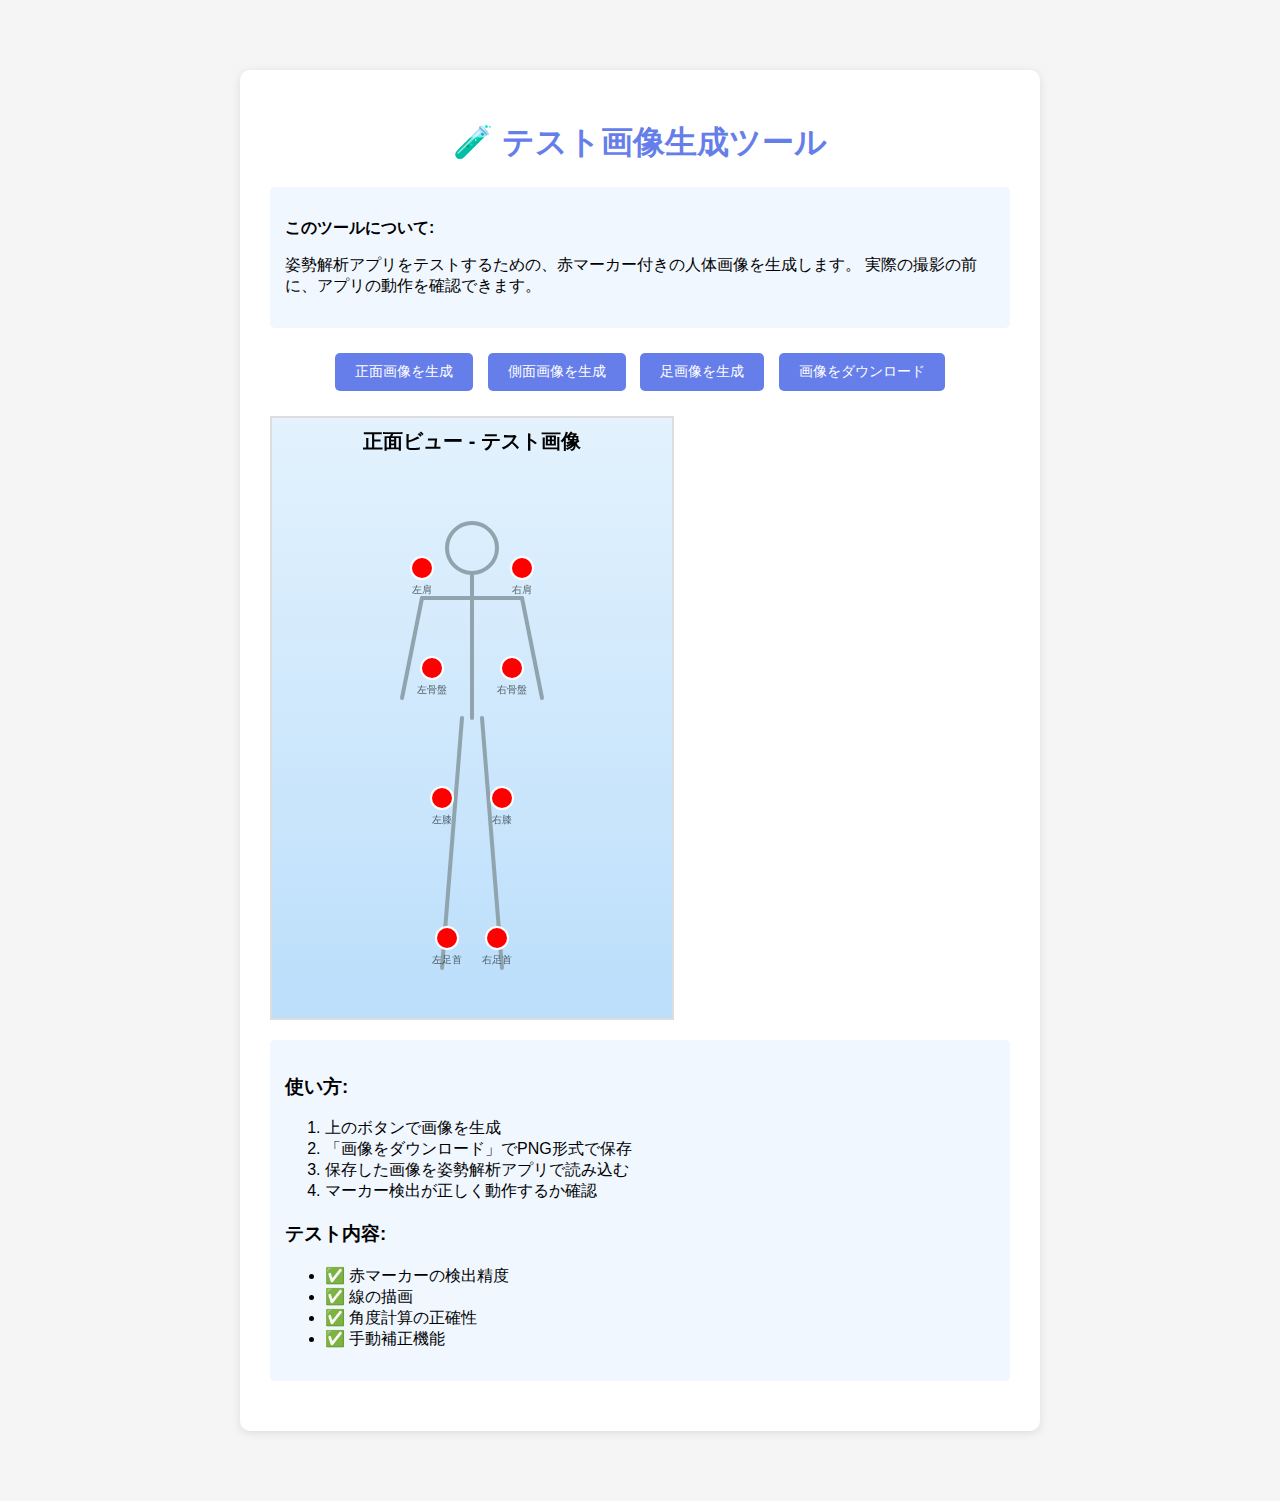
<file: test-image-generator.html>
<!DOCTYPE html>
<html lang="ja">
<head>
    <meta charset="UTF-8">
    <meta name="viewport" content="width=device-width, initial-scale=1.0">
    <title>テスト画像生成ツール</title>
    <style>
        body {
            font-family: Arial, sans-serif;
            max-width: 800px;
            margin: 50px auto;
            padding: 20px;
            background: #f5f5f5;
        }
        .container {
            background: white;
            padding: 30px;
            border-radius: 10px;
            box-shadow: 0 2px 10px rgba(0,0,0,0.1);
        }
        h1 {
            color: #667eea;
            text-align: center;
        }
        canvas {
            border: 2px solid #ddd;
            margin: 20px 0;
            display: block;
            max-width: 100%;
        }
        button {
            background: #667eea;
            color: white;
            border: none;
            padding: 10px 20px;
            border-radius: 5px;
            cursor: pointer;
            margin: 5px;
            font-size: 14px;
        }
        button:hover {
            background: #5568d3;
        }
        .controls {
            text-align: center;
            margin: 20px 0;
        }
        .description {
            background: #f0f7ff;
            padding: 15px;
            border-radius: 5px;
            margin: 20px 0;
        }
    </style>
</head>
<body>
    <div class="container">
        <h1>🧪 テスト画像生成ツール</h1>
        
        <div class="description">
            <p><strong>このツールについて:</strong></p>
            <p>姿勢解析アプリをテストするための、赤マーカー付きの人体画像を生成します。
            実際の撮影の前に、アプリの動作を確認できます。</p>
        </div>
        
        <div class="controls">
            <button onclick="generateFrontView()">正面画像を生成</button>
            <button onclick="generateSideView()">側面画像を生成</button>
            <button onclick="generateFootView()">足画像を生成</button>
            <button onclick="downloadImage()">画像をダウンロード</button>
        </div>
        
        <canvas id="testCanvas" width="400" height="600"></canvas>
        
        <div class="description">
            <h3>使い方:</h3>
            <ol>
                <li>上のボタンで画像を生成</li>
                <li>「画像をダウンロード」でPNG形式で保存</li>
                <li>保存した画像を姿勢解析アプリで読み込む</li>
                <li>マーカー検出が正しく動作するか確認</li>
            </ol>
            
            <h3>テスト内容:</h3>
            <ul>
                <li>✅ 赤マーカーの検出精度</li>
                <li>✅ 線の描画</li>
                <li>✅ 角度計算の正確性</li>
                <li>✅ 手動補正機能</li>
            </ul>
        </div>
    </div>
    
    <script>
        const canvas = document.getElementById('testCanvas');
        const ctx = canvas.getContext('2d');
        
        /**
         * 正面画像を生成
         */
        function generateFrontView() {
            ctx.clearRect(0, 0, canvas.width, canvas.height);
            
            // 背景（グラデーション）
            const gradient = ctx.createLinearGradient(0, 0, 0, canvas.height);
            gradient.addColorStop(0, '#e3f2fd');
            gradient.addColorStop(1, '#bbdefb');
            ctx.fillStyle = gradient;
            ctx.fillRect(0, 0, canvas.width, canvas.height);
            
            // 簡単な人体シルエット
            drawSimpleBody(200, 100, 'front');
            
            // マーカー位置
            const markers = [
                { x: 150, y: 150, label: '左肩' },
                { x: 250, y: 150, label: '右肩' },
                { x: 160, y: 250, label: '左骨盤' },
                { x: 240, y: 250, label: '右骨盤' },
                { x: 170, y: 380, label: '左膝' },
                { x: 230, y: 380, label: '右膝' },
                { x: 175, y: 520, label: '左足首' },
                { x: 225, y: 520, label: '右足首' }
            ];
            
            // マーカーを描画
            markers.forEach(marker => {
                drawMarker(marker.x, marker.y, marker.label);
            });
            
            // タイトル
            ctx.fillStyle = 'black';
            ctx.font = 'bold 20px Arial';
            ctx.textAlign = 'center';
            ctx.fillText('正面ビュー - テスト画像', canvas.width / 2, 30);
        }
        
        /**
         * 側面画像を生成
         */
        function generateSideView() {
            ctx.clearRect(0, 0, canvas.width, canvas.height);
            
            // 背景
            const gradient = ctx.createLinearGradient(0, 0, 0, canvas.height);
            gradient.addColorStop(0, '#f3e5f5');
            gradient.addColorStop(1, '#e1bee7');
            ctx.fillStyle = gradient;
            ctx.fillRect(0, 0, canvas.width, canvas.height);
            
            // 簡単な人体シルエット（側面）
            drawSimpleBody(200, 100, 'side');
            
            // マーカー位置
            const markers = [
                { x: 220, y: 120, label: '耳' },
                { x: 200, y: 180, label: '肩' },
                { x: 190, y: 280, label: '腰' },
                { x: 195, y: 400, label: '膝' },
                { x: 200, y: 530, label: '足首' }
            ];
            
            // マーカーを描画
            markers.forEach(marker => {
                drawMarker(marker.x, marker.y, marker.label);
            });
            
            // タイトル
            ctx.fillStyle = 'black';
            ctx.font = 'bold 20px Arial';
            ctx.textAlign = 'center';
            ctx.fillText('側面ビュー - テスト画像', canvas.width / 2, 30);
        }
        
        /**
         * 足画像を生成
         */
        function generateFootView() {
            ctx.clearRect(0, 0, canvas.width, canvas.height);
            
            // 背景
            const gradient = ctx.createLinearGradient(0, 0, 0, canvas.height);
            gradient.addColorStop(0, '#fff3e0');
            gradient.addColorStop(1, '#ffe0b2');
            ctx.fillStyle = gradient;
            ctx.fillRect(0, 0, canvas.width, canvas.height);
            
            // 足の輪郭
            ctx.strokeStyle = '#8d6e63';
            ctx.lineWidth = 3;
            
            // 左足
            ctx.beginPath();
            ctx.ellipse(140, 300, 40, 80, 0, 0, Math.PI * 2);
            ctx.stroke();
            
            // 右足
            ctx.beginPath();
            ctx.ellipse(260, 300, 40, 80, 0, 0, Math.PI * 2);
            ctx.stroke();
            
            // マーカー位置
            const markers = [
                { x: 140, y: 230, label: '左つま先' },
                { x: 260, y: 230, label: '右つま先' },
                { x: 120, y: 300, label: '左土踏まず' },
                { x: 280, y: 300, label: '右土踏まず' },
                { x: 140, y: 370, label: '左踵' },
                { x: 260, y: 370, label: '右踵' }
            ];
            
            // マーカーを描画
            markers.forEach(marker => {
                drawMarker(marker.x, marker.y, marker.label);
            });
            
            // タイトル
            ctx.fillStyle = 'black';
            ctx.font = 'bold 20px Arial';
            ctx.textAlign = 'center';
            ctx.fillText('足（真上）ビュー - テスト画像', canvas.width / 2, 30);
        }
        
        /**
         * 簡単な人体を描画
         */
        function drawSimpleBody(x, y, view) {
            ctx.strokeStyle = '#90a4ae';
            ctx.lineWidth = 4;
            ctx.lineCap = 'round';
            
            if (view === 'front') {
                // 頭
                ctx.beginPath();
                ctx.arc(x, y + 30, 25, 0, Math.PI * 2);
                ctx.stroke();
                
                // 胴体
                ctx.beginPath();
                ctx.moveTo(x, y + 55);
                ctx.lineTo(x, y + 200);
                ctx.stroke();
                
                // 肩
                ctx.beginPath();
                ctx.moveTo(x - 50, y + 80);
                ctx.lineTo(x + 50, y + 80);
                ctx.stroke();
                
                // 左腕
                ctx.beginPath();
                ctx.moveTo(x - 50, y + 80);
                ctx.lineTo(x - 70, y + 180);
                ctx.stroke();
                
                // 右腕
                ctx.beginPath();
                ctx.moveTo(x + 50, y + 80);
                ctx.lineTo(x + 70, y + 180);
                ctx.stroke();
                
                // 左脚
                ctx.beginPath();
                ctx.moveTo(x - 10, y + 200);
                ctx.lineTo(x - 30, y + 450);
                ctx.stroke();
                
                // 右脚
                ctx.beginPath();
                ctx.moveTo(x + 10, y + 200);
                ctx.lineTo(x + 30, y + 450);
                ctx.stroke();
                
            } else if (view === 'side') {
                // 頭
                ctx.beginPath();
                ctx.arc(x + 20, y + 20, 25, 0, Math.PI * 2);
                ctx.stroke();
                
                // 胴体
                ctx.beginPath();
                ctx.moveTo(x, y + 80);
                ctx.lineTo(x - 10, y + 230);
                ctx.stroke();
                
                // 腕
                ctx.beginPath();
                ctx.moveTo(x, y + 100);
                ctx.lineTo(x + 40, y + 180);
                ctx.stroke();
                
                // 脚
                ctx.beginPath();
                ctx.moveTo(x - 5, y + 300);
                ctx.lineTo(x, y + 460);
                ctx.stroke();
            }
        }
        
        /**
         * 赤マーカーを描画
         */
        function drawMarker(x, y, label) {
            // 外側の白い縁
            ctx.beginPath();
            ctx.arc(x, y, 12, 0, Math.PI * 2);
            ctx.fillStyle = 'white';
            ctx.fill();
            
            // 赤いマーカー
            ctx.beginPath();
            ctx.arc(x, y, 10, 0, Math.PI * 2);
            ctx.fillStyle = 'rgb(255, 0, 0)';  // 純粋な赤
            ctx.fill();
            
            // ラベル（小さく）
            ctx.fillStyle = 'rgba(0, 0, 0, 0.6)';
            ctx.font = '10px Arial';
            ctx.textAlign = 'center';
            ctx.fillText(label, x, y + 25);
        }
        
        /**
         * 画像をダウンロード
         */
        function downloadImage() {
            const link = document.createElement('a');
            link.download = `test_image_${Date.now()}.png`;
            link.href = canvas.toDataURL('image/png');
            link.click();
            
            alert('画像をダウンロードしました！\nこの画像を姿勢解析アプリで読み込んでテストしてください。');
        }
        
        // 初期表示
        generateFrontView();
    </script>
</body>
</html>
</file>
